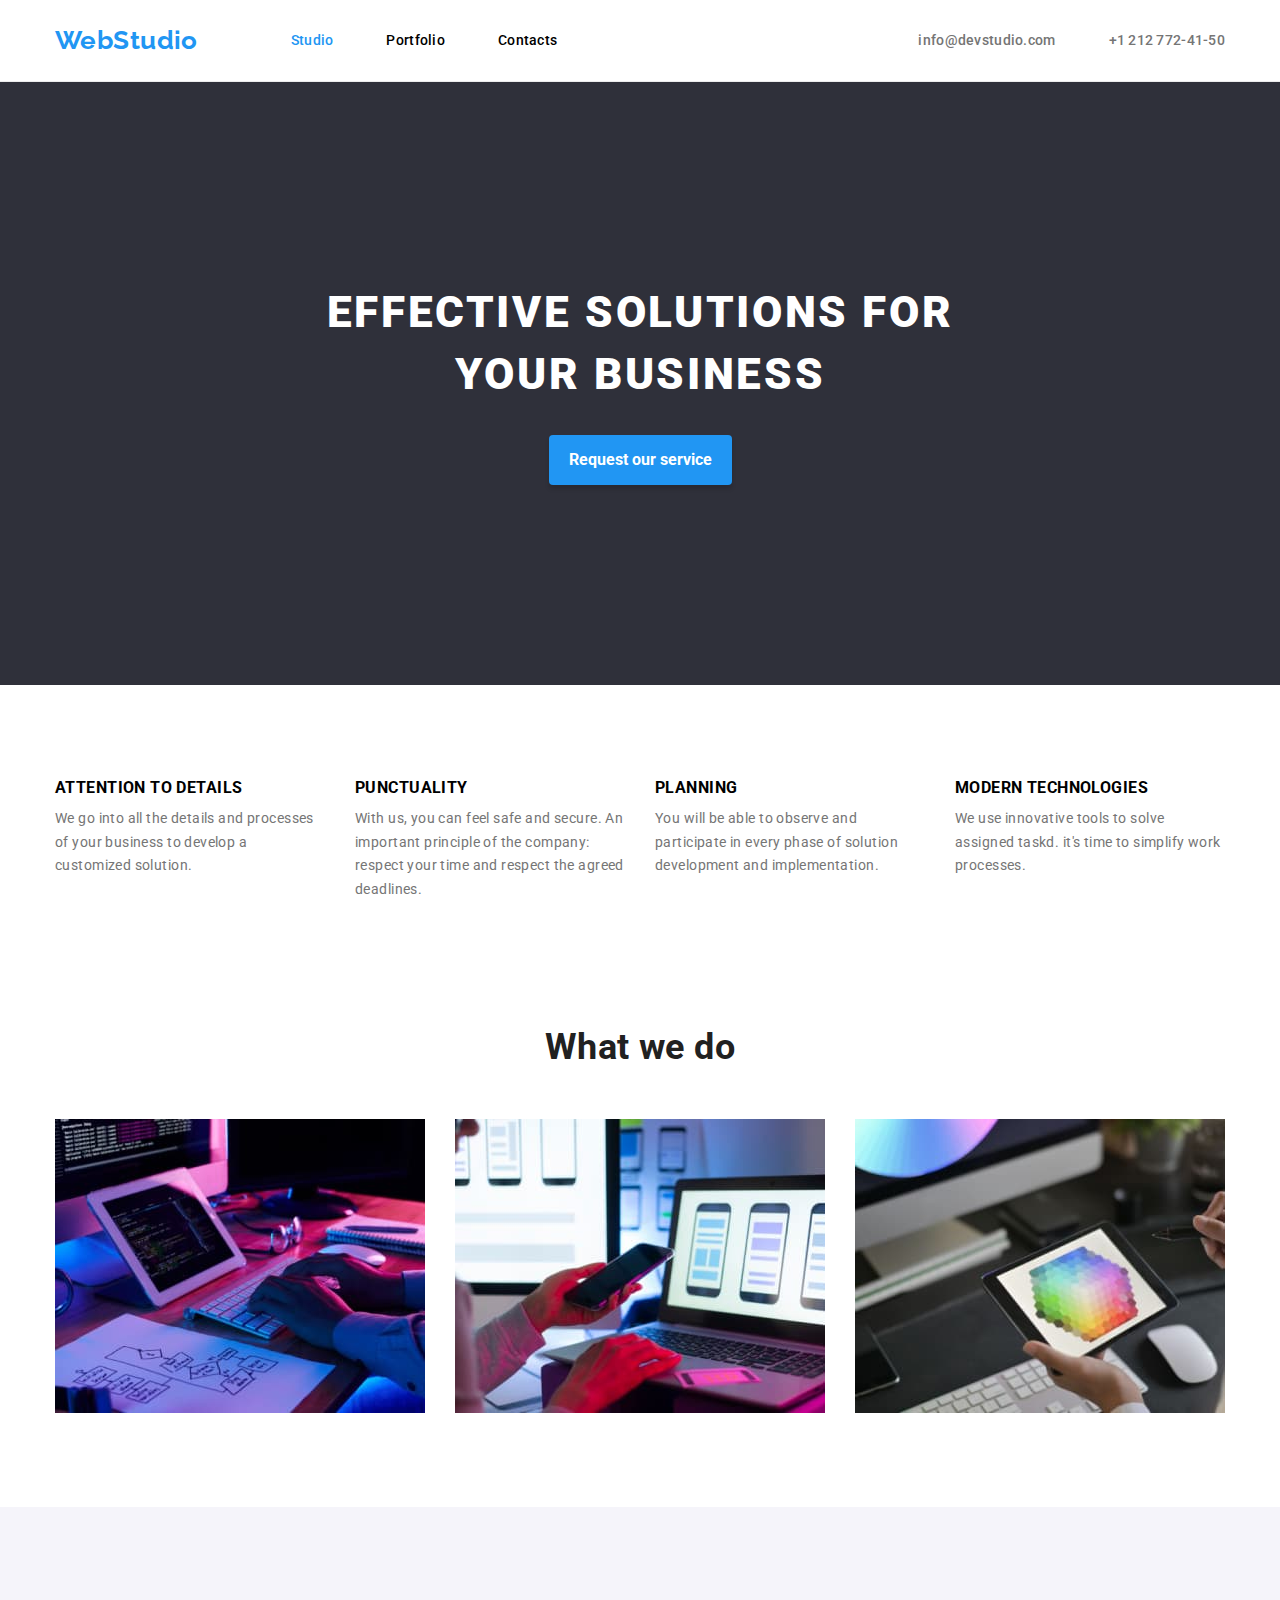
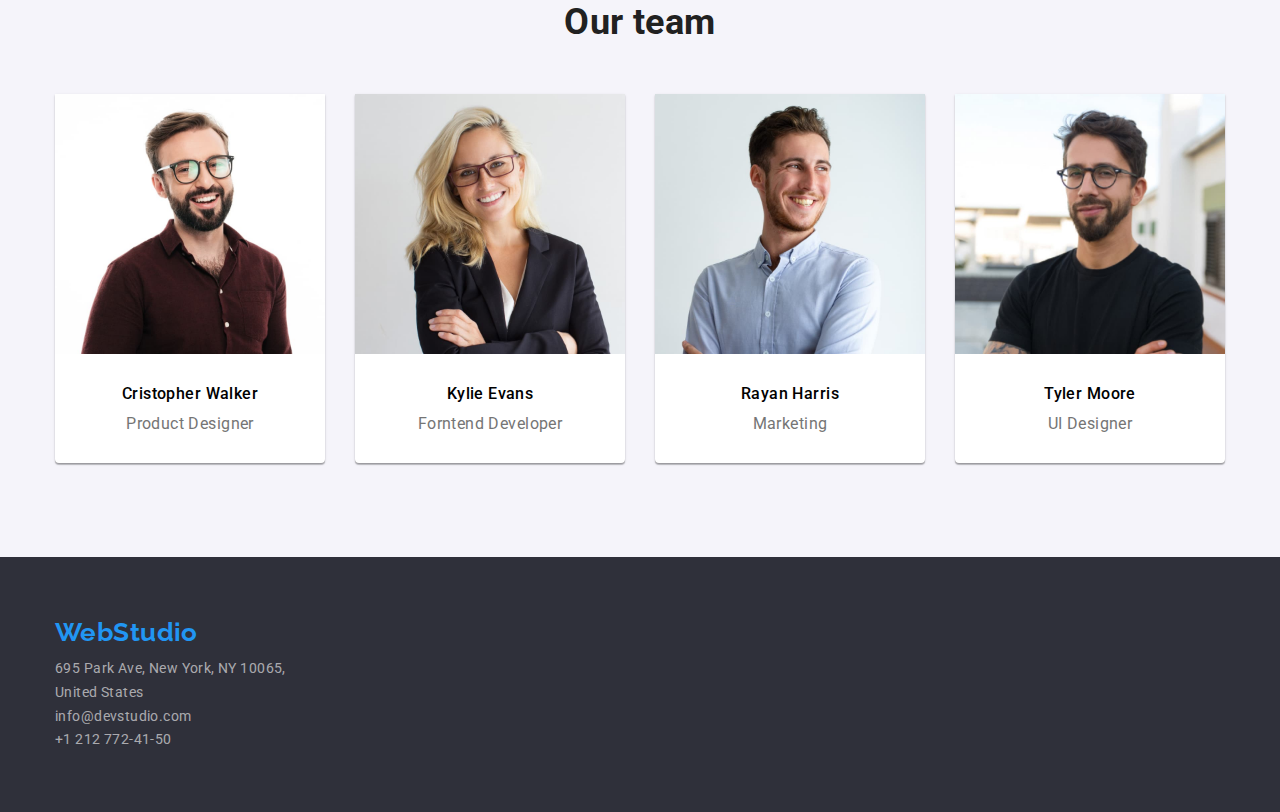
<file: index.html>
<!DOCTYPE html>
<html lang="en">
  <head>
    <meta charset="UTF-8" />
    <meta http-equiv="X-UA-Compatible" content="IE=edge" />
    <meta name="viewport" content="width=device-width, initial-scale=1.0" />
    <meta name="description" content="Module1- HomeWork 1- WebStudio" />
    <link
      href="https://fonts.googleapis.com/css2?family=Roboto:wght@400;500;700;900&display=swap"
      rel="stylesheet"
    />
    <link
      href="https://fonts.googleapis.com/css2?family=Raleway:wght@700&display=swap"
      rel="stylesheet"
    />
    <link rel="stylesheet" href="https://cdnjs.cloudflare.com/ajax/libs/modern-normalize/1.0.0/modern-normalize.min.css"/>  
    <link href="./css//styles.css" rel="stylesheet" />
    <title>WebStudio</title>
  </head>
  <body>
    <!-- Page header -->
    <header class="header">
      <div class="container menu">
        <nav class="navbar">
          <!-- Navigation to other pages -->
          <a href="./index.html" class="logo link">WebStudio</a>

          <ul class="list nav-list">
            <li class=" nav-item">
              <a href="./index.html" class="link page active">Studio</a>
            </li>
            <li class=" nav-item">
              <a href="./portfolio.html" class="link page">Portfolio</a>
            </li>
            <li class=" nav-item"><a href="#" class="link page">Contacts</a></li>
          </ul>
        </nav>
        <ul class="list contact-list">
          <li class="contact-item">
            <!-- Link to email address  -->
            <a href="mailto:info@devstudio.com" class="link"
              >info@devstudio.com</a
            >
          </li>
          <li class="contact-item">
            <!-- Link to phone number -->
            <a href="tel:+12127724150" class="link">+1 212 772-41-50</a>
          </li>
        </ul>
      </div>
    </header>
    <main>
      <section class="section introduction">
        <div class="container">
          <h1 class="title">
            effective solutions for <br />
            your business
          </h1>
          <button type="button" class="btn btn-primary">
            Request our service
          </button>
        </div>
      </section>
      <section class="section">
        <div class="container">
          <ul class="list benefits">
            <li class="benefit-item">
              <h3 class="sction-sub-title">ATTENTION TO DETAILS</h3>
              <p class="description">
                We go into all the details and processes of your business to
                develop a customized solution.
              </p>
            </li>
            <li class="benefit-item">
              <h3 class="sction-sub-title">PUNCTUALITY</h3>
              <p class="description">
                With us, you can feel safe and secure. An important principle of
                the company: respect your time and respect the agreed deadlines.
              </p>
            </li>
            <li class="benefit-item">
              <h3 class="sction-sub-title">PLANNING</h3>
              <p class="description">
                You will be able to observe and participate in every phase of
                solution development and implementation.
              </p>
            </li>
            <li class="benefit-item">
              <h3 class="sction-sub-title">MODERN TECHNOLOGIES</h3>
              <p class="description">
                We use innovative tools to solve assigned taskd. it's time to
                simplify work processes.
              </p>
            </li>
          </ul>
        </div>
      </section>
      <section class="section about no-padding-top">
        <div class="container">
           <h2 class="section-title ">What we do</h2>
        <ul class="list about-list ">
          <li class="about-item" >
            <img
              src="images/about/about3.jpg"
              alt="Typing on a keyboard"
              width="370"
            />
          </li>
          <li class="about-item">
            <img
              src="images/about/about1.jpg"
              alt="Typing on a keyboard and holding a phone"
              width="370"
            />
          </li>
          <li class="about-item">
            <img
              src="images/about/about2.jpg"
              alt="holding an ipad and picking color "
              width="370"
            />
          </li>
        </ul>
        </div>
      </section>
      <section class="section  team">
        <div class="container">
        <h2 class="section-title">Our team</h2>
        <ul class="list team-list">
          <li class="team-item">
            <img
              src="images/team/team3.jpg"
              alt="Team member male"
              width="270"
              class="team-image"
            />
            <div class="team-info">
              <h3 class="team-name">Cristopher Walker</h3>
              <p class="team-job">Product Designer</p>
            </div>
          </li>
          <li class="team-item">
            <img
              src="images/team/team1.jpg"
              alt="Team member Female"
              width="270"
              class="team-image"
            />
            <div class="team-info">
              <h3 class="team-name">Kylie Evans</h3>
              <p class="team-job">Forntend Developer</p>
            </div>
          </li>
          <li class="team-item">
            <img
              src="images/team/team4.jpg"
              alt="Team member Male"
              width="270"
              class="team-image"
            />
            <div class="team-info">
              <h3 class="team-name">Rayan Harris</h3>
              <p class="team-job">Marketing</p>
            </div>
          </li>
          <li class="team-item">
            <img
              src="images/team/team2.jpg"
              alt="Team member Male"
              width="270"
              class="team-image"
            />
            <div class="team-info">
              <h3 class="team-name">Tyler Moore</h3>
              <p class="team-job">UI Designer</p>
            </div>
          </li>
        </ul>
        </div>
       
      </section>
    </main>

    <!-- Page footer -->
    <footer class="footer">
      <div class="container">
        <a href="./index.html" class="logo link"> WebStudio</a>
      <address class="address">
        <ul class="list">
          <li>
            <a href="#" class="link">
              695 Park Ave, New York, NY 10065, <br />
              United States <br
            /></a>
          </li>
          <li>
            <a href="mailto:info@devstudio.com" class="contact link"
              >info@devstudio.com</a
            >
          </li>
          <li>
            <a href="tel:+12127724150" class="contact link">+1 212 772-41-50</a>
          </li>
        </ul>
      </address>
    </footer>
      </div>
  </body>
</html>
</file>
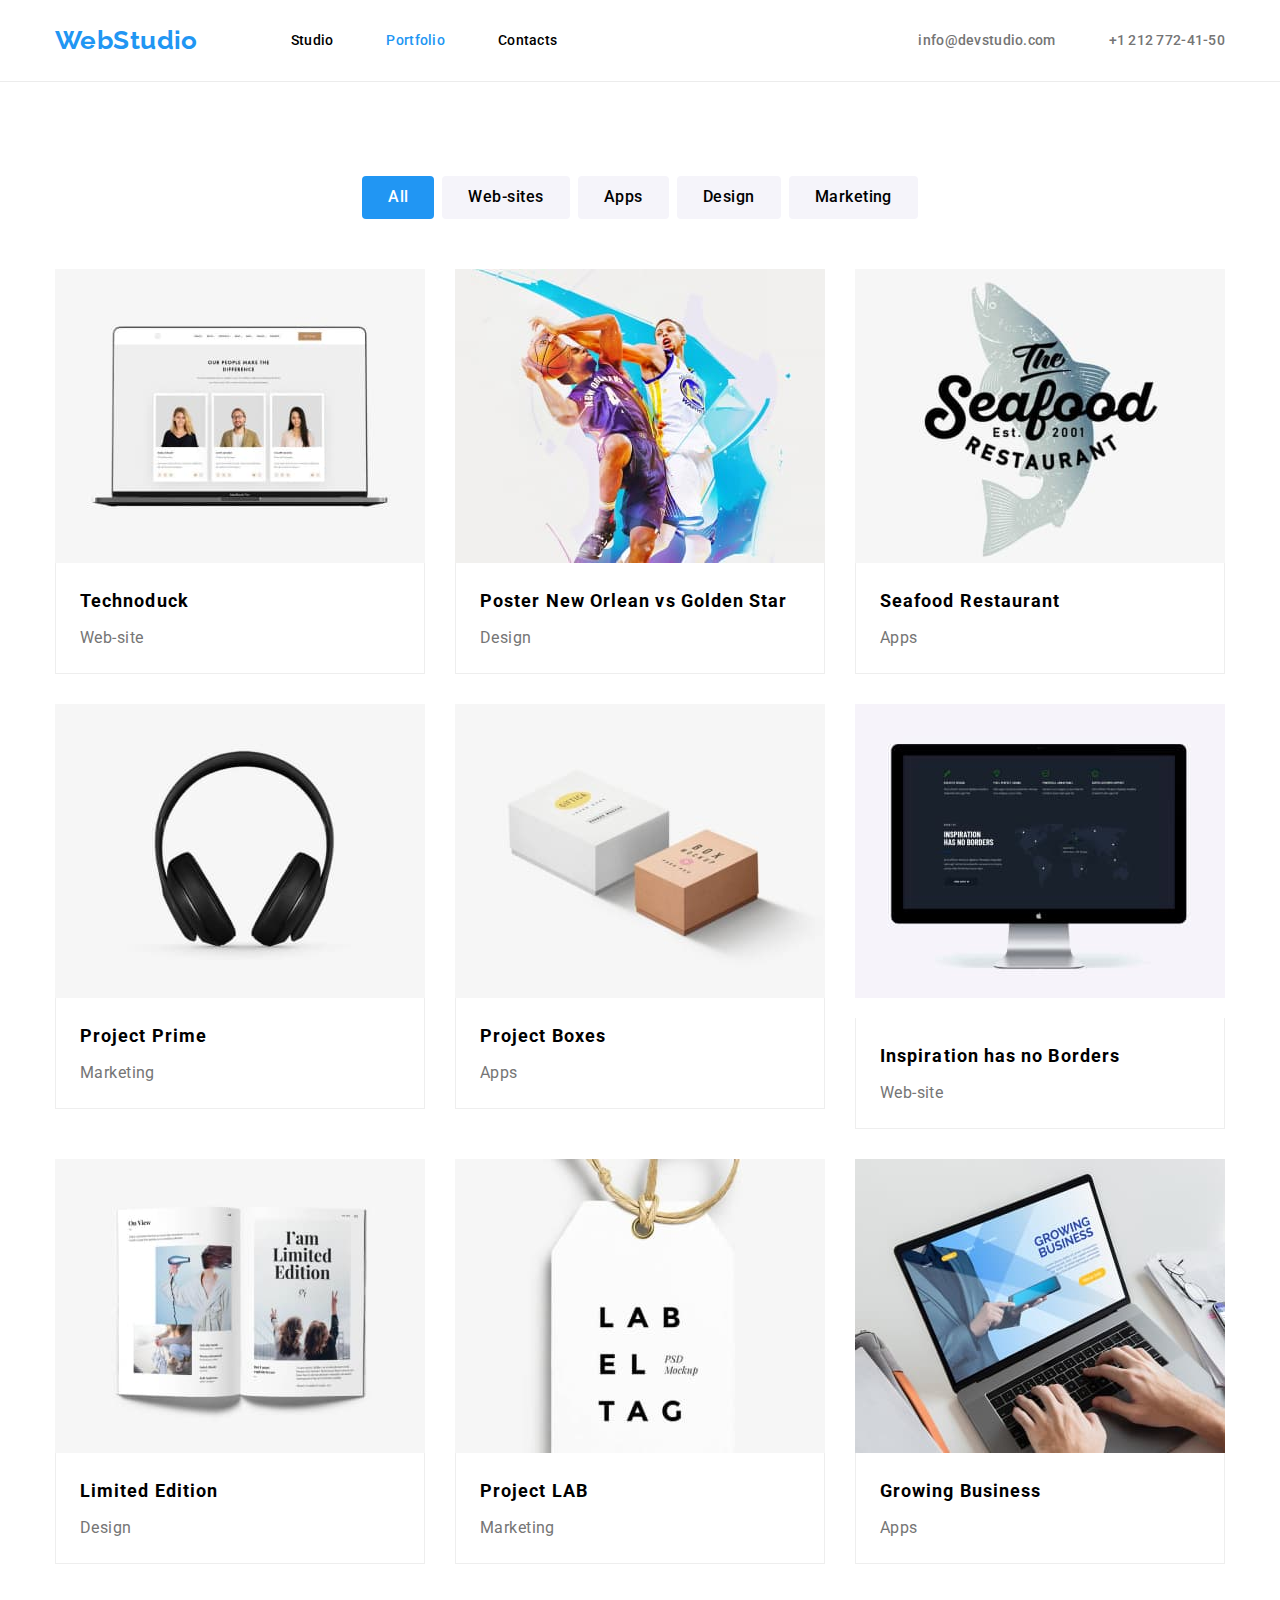
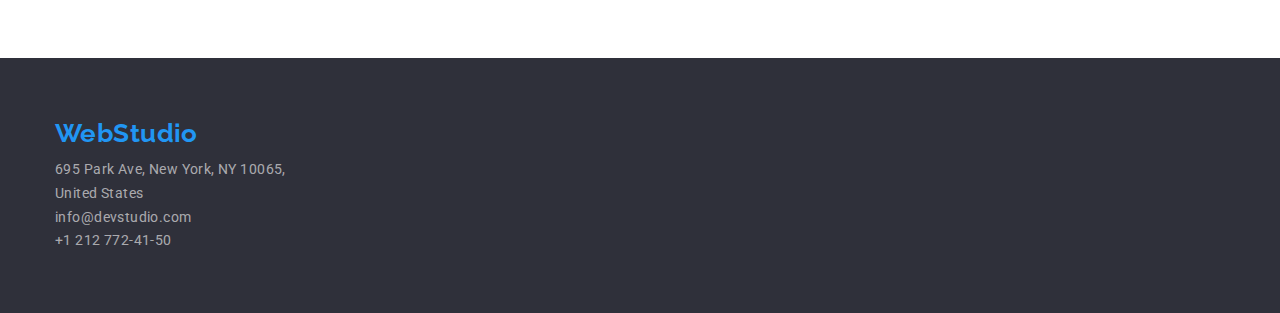
<file: portfolio.html>
<!DOCTYPE html>
<html lang="en">
  <head>
    <meta charset="UTF-8" />
    <meta http-equiv="X-UA-Compatible" content="IE=edge" />
    <meta name="viewport" content="width=device-width, initial-scale=1.0" />
    <meta name="description" content="Module1- HomeWork 1- WebStudio" />
    <link href="https://fonts.googleapis.com/css2?family=Roboto:wght@400;500;700;900&display=swap" rel="stylesheet">
    <link href="https://fonts.googleapis.com/css2?family=Raleway:wght@700&display=swap" rel="stylesheet">
    <link rel="stylesheet" href="https://cdnjs.cloudflare.com/ajax/libs/modern-normalize/1.0.0/modern-normalize.min.css"/>
    <link href="./css//styles.css" rel="stylesheet">
    <title>WebStudio - Portfolio</title>
  </head>
  <body class="">
       <!-- Page header -->
       <header class="header">
        <div class="container menu">
          <nav class="navbar">
            <!-- Navigation to other pages -->
            <a href="./index.html" class="logo link">WebStudio</a>
  
            <ul class="list nav-list">
              <li class=" nav-item">
                <a href="./index.html" class="link page ">Studio</a>
              </li>
              <li class=" nav-item">
                <a href="./portfolio.html" class="link page active">Portfolio</a>
              </li>
              <li class=" nav-item"><a href="#" class="link page">Contacts</a></li>
            </ul>
          </nav>
          <ul class="list contact-list">
            <li class="contact-item">
              <!-- Link to email address  -->
              <a href="mailto:info@devstudio.com" class="link"
                >info@devstudio.com</a
              >
            </li>
            <li class="contact-item">
              <!-- Link to phone number -->
              <a href="tel:+12127724150" class="link">+1 212 772-41-50</a>
            </li>
          </ul>
        </div>
      </header>
    <main>
   
  
    <section class="portfolio section">
<div class="container ">
        <!-- filter buttons -->
        <div class="portfolio-filter  ">
          <ul class="list  filter-list">
          <li class="filter-item">
          <button type="button" class="btn btn-filter active">All</button>
          </li>
          <li class="filter-item">
            <button type="button" class="btn btn-filter ">Web-sites</button>
            </li>
          <li class="filter-item">
            <button type="button" class="btn btn-filter">Apps</button>
            </li>
          <li class="filter-item">
            <button type="button" class="btn btn-filter">Design</button>
            </li>
          <li class="filter-item">
            <button type="button" class="btn btn-filter ">Marketing</button>
            </li>
          </ul>
        </div>
        <!--  filter projects -->
        <ul class="portfolio-list list">
          <li class="portfolio-item">
              <img
                src="images/portfolio/portfolio-1.jpg"
                alt="portfolio Technoduck-website picture"
                width="370"
                height="294"
              />
            <div class="project-info">
              <h3 class="project-name">Technoduck </h3>
              <p class="project-category">Web-site </p>
            </div>
            
          </li>
          <li class="portfolio-item">
              <img
                src="images/portfolio/portfolio-2.jpg"
                alt="portfolio poster picture"
                width="370"
                height="294"
              />
            <div class="project-info">
              <h3 class="project-name">Poster New Orlean vs Golden Star </h3>
              <p class="project-category">Design </p>
            </div>
          </li>
          <li class="portfolio-item">
              <img
                src="images/portfolio/portfolio-3.jpg"
                alt="portfolio seafood Restaurant picture"
                width="370"
                height="294"
              />
            <div class="project-info">
              <h3 class="project-name">Seafood Restaurant  </h3>
              <p class="project-category">Apps</p>
            </div>
          </li>
          <li class="portfolio-item">
              <img
                src="images/portfolio/portfolio-4.jpg"
                alt="portfolio Marketing project"
                width="370"
                height="294"
              />
            <div class="project-info">
              <h3 class="project-name">Project Prime </h3>
              <p class="project-category">Marketing </p>
            </div>
          </li>
          <li class="portfolio-item">
              <img
                src="images/portfolio/portfolio-5.jpg"
                alt="portfolio Project Boxes"
                width="370"
                height="294"
              />
            <div class="project-info">
              <h3 class="project-name">Project Boxes</h3>
              <p class="project-category">Apps </p>
            </div>
          </li>
          <li class="portfolio-item">
              <img
                class="portfolio-img"
                src="images/portfolio/portfolio-6.jpg"
                alt="portfolio Web-site picture"
                width="370"
                height="294"
              />
            <div class="project-info">
              <h3 class="project-name">Inspiration has no Borders</h3>
              <p class="project-category">Web-site</p>
            </div>
          </li>
          <li class="portfolio-item">
              <img
                src="images/portfolio/portfolio-7.jpg"
                alt="portfolio Design picture  "
                width="370"
                height="294"
              />
            <div class="project-info">
              <h3 class="project-name">Limited Edition</h3>
              <p class="project-category">Design</p>
            </div>
          </li>
          <li class="portfolio-item">
              <img
                src="images/portfolio/portfolio-8.jpg"
                alt="portfolio Marketing picture"
                width="370"
                height="294"
              />
            <div class="project-info">
              <h3 class="project-name">Project LAB</h3>
              <p class="project-category">Marketing</p>
            </div>
          </li>
          <li class="portfolio-item">
              <img
                src="images/portfolio/portfolio-9.jpg"
                alt="portfolio Apps picture"
                width="370"
                height="294"
              />
            <div class="project-info">
              <h3 class="project-name">Growing Business</h3>
              <p class="project-category">Apps </p>
            </div>
          </li>
        </ul>
</div>
    </section>
  </main>
  <!-- Page footer -->
  <footer class="footer">
    <div class="container">
      <a href="./index.html" class="logo link"> WebStudio</a>
    <address class="address">
      <ul class="list">
        <li>
          <a href="#" class="link">
            695 Park Ave, New York, NY 10065, <br />
            United States <br
          /></a>
        </li>
        <li>
          <a href="mailto:info@devstudio.com" class="contact link"
            >info@devstudio.com</a
          >
        </li>
        <li>
          <a href="tel:+12127724150" class="contact link">+1 212 772-41-50</a>
        </li>
      </ul>
    </address>
  </footer>
  </body>
</html>
</file>
<file: css/styles.css>
/* Variables  */
:root {
  --brand-color: #2196f3;
  --brnd-hover-main: #188ce8;
  --brand-background-color: #2f303a;
  --brand-background-sub-color: #f5f4fa;
  --brand-text-color: #212121;
  --brand-sub-color: #757575;
  --brand-white-color: #fff;
  --font-fmily-brand: "Raleway", sans-serif;
  --font-family-main: "Roboto", sans-serif;
}
/* Body Css */
body {
  font-family: var(--font-family-main);
  background-color: var(--brand-white-color);
  font-size: 14px;
  letter-spacing: 0.03em;
}
h1,
h2,
h3,
h4,
h5,
h6,
p {
  margin: 0;
}
html {
  box-sizing: border-box;
}
*,
*::after,
*::before {
  box-sizing: inherit;
}
img {
  display: block;
  max-width: 100%;
  height: auto;
}
.link {
  text-decoration: none;
  color: inherit;
}
.list {
  list-style: none;
  padding: 0;
  margin: 0;
}

/* container */
.container {
  width: 1200px;
  padding-left: 15px;
  padding-right: 15px;
  margin-left: auto;
  margin-right: auto;
}
.menu,
.nav-list,
.contact-list,
.navbar {
  display: flex;
  align-items: center;
}
/* Header Css */
.header {
  border-bottom: 1px solid #ececec;
}

.contact-list {
  margin-left: auto;
}
.nav-list {
  font-weight: 500;
  line-height: 1.1;
  letter-spacing: 0.02em;
  margin-left: 93px;
}
.contact-list .page,
.nav-list .page,
.contact-list .link {
  padding-top: 32px;
  padding-bottom: 31px;
}
.nav-list .nav-item:not(:last-child),
.contact-list .contact-item:not(:last-child) {
  margin-right: 53px;
}
.list .link.active {
  color: var(--brand-color);
}
.contact-list li a {
  font-weight: 500;
  color: var(--brand-sub-color);
  line-height: 1.1;
  letter-spacing: 0.02em;
}
.link:hover,
.link:focus {
  color: var(--brand-color);
}
/* Buttons Css */
.btn {
  cursor: pointer;
  border: none;
  font-family: var(--font-family-main);
  font-size: 16px;
  line-height: 30px;
}

.logo {
  font-family: var(--font-fmily-brand);
  font-weight: 700;
  font-size: 26px;
  color: var(--brand-color);
  line-height: 1.2;
  padding-top: 25px;
  padding-bottom: 25px;
}
/* Section */
.section {
  padding-top: 94px;
  padding-bottom: 94px;
}

/* Introduction Css */
.introduction {
  background-color: var(--brand-background-color);
  padding-top: 200px;
  padding-bottom: 200px;
  text-align: center;
}
.title {
  font-weight: 900;
  font-size: 44px;
  line-height: 1.4;
  text-align: center;
  letter-spacing: 0.06em;
  text-transform: uppercase;
  color: var(--brand-white-color);
  margin-bottom: 30px;
}

.btn-primary {
  background: var(--brand-color);
  color: var(--brand-white-color);
  font-family: var(--font-family-main);
  box-shadow: 0px 4px 4px rgba(0, 0, 0, 0.15);
  border-radius: 4px;
  font-weight: 700;
  font-size: 16px;
  line-height: 1.88;
  padding: 10px 20px 10px 20px;
}
.btn.btn-primary:hover {
  background-color: var(--brnd-hover-main);
  color: var(--brand-white-color);
}
.btn.active {
  background-color: var(--brand-color);
  color: var(--brand-white-color);
}

.no-padding-top {
  padding-top: 0;
}
.section .sction-sub-title {
  font-weight: 700;
  margin-bottom: 9.4px;
  line-height: 1.1;

  text-transform: uppercase;
}
/* benefits- */
.benefits,
.team-list,
.portfolio-list {
  display: flex;
  flex-wrap: wrap;
  margin-left: -30px;
  margin-top: -30px;
}

.benefits .benefit-item,
.team-list .team-item {
  flex-basis: calc(100% / 4 - 30px);
  margin-left: 30px;
  margin-top: 30px;
  padding-bottom: 30px;
}
.section .description {
  font-weight: 400;
  line-height: 1.7;
  color: var(--brand-sub-color);
}
/* About css */
/* about- */
.about-list {
  display: flex;
  flex-wrap: wrap;
  margin-left: -30px;
  margin-top: -30px;
}
.about-list .about-item,
.portfolio-list .portfolio-item {
  flex-basis: calc(100% / 3 - 30px);
  margin-left: 30px;
  margin-top: 30px;
}
.section-title {
  color: var(--brand-text-color);
  font-weight: 700;
  font-size: 36px;
  line-height: 1.2;
  margin-bottom: 50px;
  text-align: center;
}

.team-item {
  background: var(--brand-white-color);
  box-shadow: 0px 1px 3px rgba(0, 0, 0, 0.12), 0px 1px 1px rgba(0, 0, 0, 0.14),
    0px 2px 1px rgba(0, 0, 0, 0.2);
  border-radius: 0px 0px 4px 4px;
}
.team-item .team-image {
  margin-bottom: 30px;
}
.team-info .team-name {
  font-weight: 500;
  font-size: 16px;
  line-height: 1.2;
  text-align: center;
  margin-bottom: 10px;
}
.team-info .team-job {
  color: var(--brand-sub-color);
  font-weight: 400;
  font-size: 16px;
  line-height: 1.2;
  text-align: center;
}
.team {
  background-color: var(--brand-background-sub-color);
}

/* Portfolio Css */
.portfolio-filter {
  display: flex;
  flex-direction: column;
  align-items: center;
}
.portfolio-filter .btn {
  background-color: var(--brand-background-sub-color);
  font-weight: 500;
  font-size: 16px;
  line-height: 1.6;
  text-align: center;
}
.portfolio-filter .btn.btn.active {
  background-color: var(--brand-color);
}
.btn:hover {
  color: var(--brand-color);
}
.btn.btn-filter {
  font-family: var(--font-family-main);
  border-radius: 4px;
  letter-spacing: 0.03em;
  font-weight: 500;
  padding: 6px 26px;
  font-size: 16px;
  line-height: 1.9;
}
.btn.btn-filter:hover {
  color: var(--brand-white-color);
  background-color: var(--brand-color);
  box-shadow: 0px 3px 1px rgba(0, 0, 0, 0.1), 0px 1px 2px rgba(0, 0, 0, 0.08),
    0px 2px 2px rgba(0, 0, 0, 0.12);
}
.portfolio .project-name {
  font-weight: 700;
  font-size: 18px;
  line-height: 2;
  letter-spacing: 0.06em;
  margin-bottom: 4px;
}
.portfolio .project-category {
  font-weight: 400;
  font-size: 16px;
  line-height: 1.88;
  color: var(--brand-sub-color);
}
.filter-list {
  display: flex;
  flex-wrap: wrap;
  margin-bottom: 50px;
}
.project-info {
  padding: 20px 24px;
  border: 1px solid #eeeeee;
  border-top: none;
}

.filter-list {
  flex-basis: calc(100% / 5 - 30px);
}

.filter-list .filter-item:not(:last-child) {
  margin-right: 8px;
}
.portfolio-item {
  background: var(--brand-white-color);
}
.portfolio-item .portfolio-img {
  margin-bottom: 20px;
}

/* Footer - Style */
.footer {
  background-color: var(--brand-background-color);
  padding-top: 60px;
  padding-bottom: 60px;
}
.footer .logo {
  margin-bottom: 9px;
  padding: 0;
  display: block;
}

.address {
  color: rgba(255, 255, 255, 0.6);
  font-style: normal;
}
.address ul {
  font-weight: 400;
  line-height: 1.7;
}
.address .contact {
  color: rgba(255, 255, 255, 0.6);
}
.contact.link:hover,
.address .link:hover {
  color: var(--brand-white-color);
}
</file>
